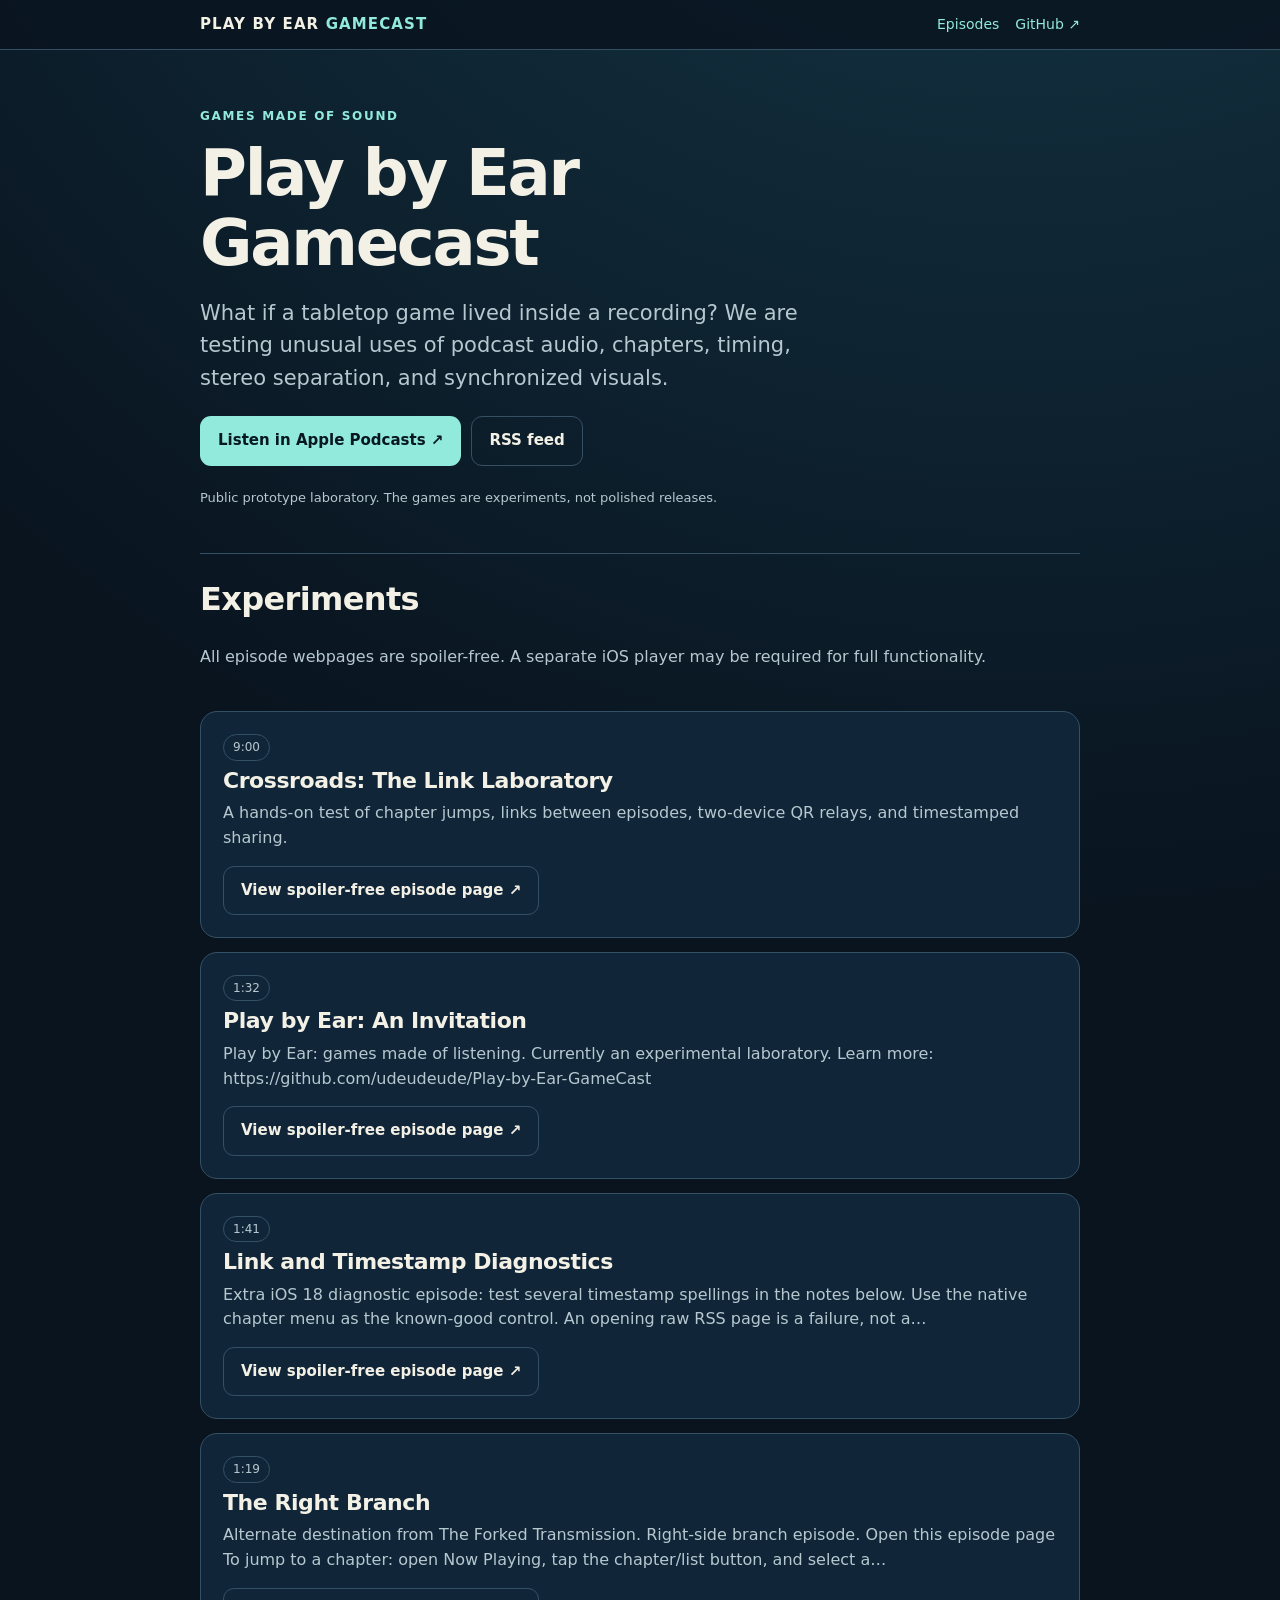
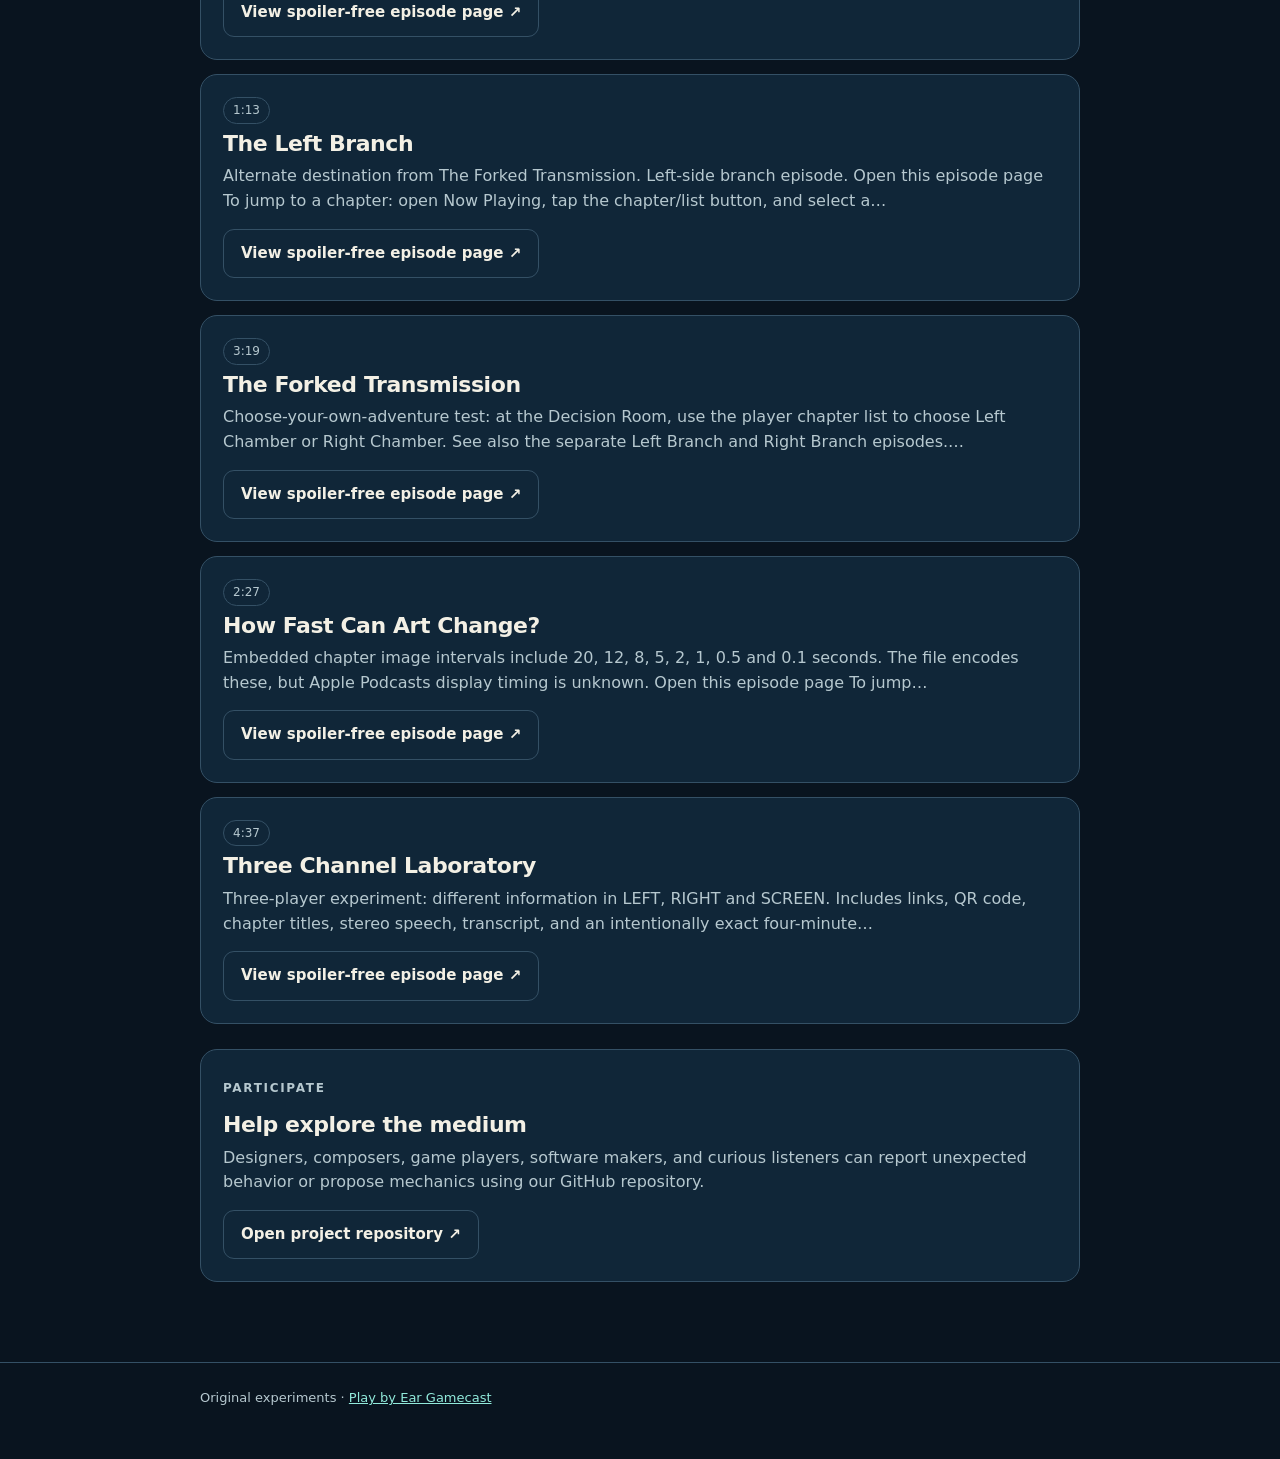
<file: index.html>
<!doctype html><html lang="en"><head><meta charset="utf-8"><meta name="viewport" content="width=device-width,initial-scale=1"><meta name="color-scheme" content="dark">
<title>Play by Ear Gamecast · Games made of sound</title><meta name="description" content="Experimental tabletop games whose mechanics depend on recorded podcast audio."><link rel="stylesheet" href="assets/style.css">
</head><body><header><div class="shell top"><a class="brand" href="index.html">PLAY BY EAR <span style="color:var(--accent)">GAMECAST</span></a><nav class="nav"><a href="#episodes">Episodes</a><a href="https://github.com/udeudeude/Play-by-Ear-GameCast">GitHub ↗</a></nav></div></header>
<main class="shell"><section class="hero"><p class="eyebrow">Games made of sound</p><h1>Play by Ear<br>Gamecast</h1><p class="lead">What if a tabletop game lived inside a recording? We are testing unusual uses of podcast audio, chapters, timing, stereo separation, and synchronized visuals.</p>
<div class="buttons"><a class="btn primary" href="https://podcasts.apple.com/us/podcast/id6822012769">Listen in Apple Podcasts ↗</a><a class="btn ghost" href="feed.xml">RSS feed</a></div>
<p class="small">Public prototype laboratory. The games are experiments, not polished releases.</p></section>
<section id="episodes"><h2>Experiments</h2><p class="muted">All episode webpages are spoiler-free. A separate iOS player may be required for full functionality.</p>
<div class="list"><article class="card"><span class="pill">9:00</span><h2><a class="card-link" href="crossroads-link-lab.html">Crossroads: The Link Laboratory</a></h2><p>A hands-on test of chapter jumps, links between episodes, two-device QR relays, and timestamped sharing.</p><a class="btn ghost" href="crossroads-link-lab.html">View spoiler-free episode page ↗</a></article><article class="card"><span class="pill">1:32</span><h2><a class="card-link" href="play-by-ear-trailer.html">Play by Ear: An Invitation</a></h2><p>Play by Ear: games made of listening. Currently an experimental laboratory. Learn more: https://github.com/udeudeude/Play-by-Ear-GameCast</p><a class="btn ghost" href="play-by-ear-trailer.html">View spoiler-free episode page ↗</a></article><article class="card"><span class="pill">1:41</span><h2><a class="card-link" href="link-diagnostics.html">Link and Timestamp Diagnostics</a></h2><p>Extra iOS 18 diagnostic episode: test several timestamp spellings in the notes below. Use the native chapter menu as the known-good control. An opening raw RSS page is a failure, not a…</p><a class="btn ghost" href="link-diagnostics.html">View spoiler-free episode page ↗</a></article><article class="card"><span class="pill">1:19</span><h2><a class="card-link" href="branch-right.html">The Right Branch</a></h2><p>Alternate destination from The Forked Transmission. Right-side branch episode. Open this episode page To jump to a chapter: open Now Playing, tap the chapter/list button, and select a…</p><a class="btn ghost" href="branch-right.html">View spoiler-free episode page ↗</a></article><article class="card"><span class="pill">1:13</span><h2><a class="card-link" href="branch-left.html">The Left Branch</a></h2><p>Alternate destination from The Forked Transmission. Left-side branch episode. Open this episode page To jump to a chapter: open Now Playing, tap the chapter/list button, and select a…</p><a class="btn ghost" href="branch-left.html">View spoiler-free episode page ↗</a></article><article class="card"><span class="pill">3:19</span><h2><a class="card-link" href="forked-transmission.html">The Forked Transmission</a></h2><p>Choose-your-own-adventure test: at the Decision Room, use the player chapter list to choose Left Chamber or Right Chamber. See also the separate Left Branch and Right Branch episodes.…</p><a class="btn ghost" href="forked-transmission.html">View spoiler-free episode page ↗</a></article><article class="card"><span class="pill">2:27</span><h2><a class="card-link" href="lab-image-cadence.html">How Fast Can Art Change?</a></h2><p>Embedded chapter image intervals include 20, 12, 8, 5, 2, 1, 0.5 and 0.1 seconds. The file encodes these, but Apple Podcasts display timing is unknown. Open this episode page To jump…</p><a class="btn ghost" href="lab-image-cadence.html">View spoiler-free episode page ↗</a></article><article class="card"><span class="pill">4:37</span><h2><a class="card-link" href="lab-three-channels.html">Three Channel Laboratory</a></h2><p>Three-player experiment: different information in LEFT, RIGHT and SCREEN. Includes links, QR code, chapter titles, stereo speech, transcript, and an intentionally exact four-minute…</p><a class="btn ghost" href="lab-three-channels.html">View spoiler-free episode page ↗</a></article></div></section>
<section class="card"><p class="eyebrow">Participate</p><h2>Help explore the medium</h2>
<p>Designers, composers, game players, software makers, and curious listeners can report unexpected behavior or propose mechanics using our GitHub repository.</p>
<a class="btn ghost" href="https://github.com/udeudeude/Play-by-Ear-GameCast">Open project repository ↗</a>
</section></main><footer><div class="shell">Original experiments · <a href="https://github.com/udeudeude/Play-by-Ear-GameCast">Play by Ear Gamecast</a></div></footer></body></html>
</file>
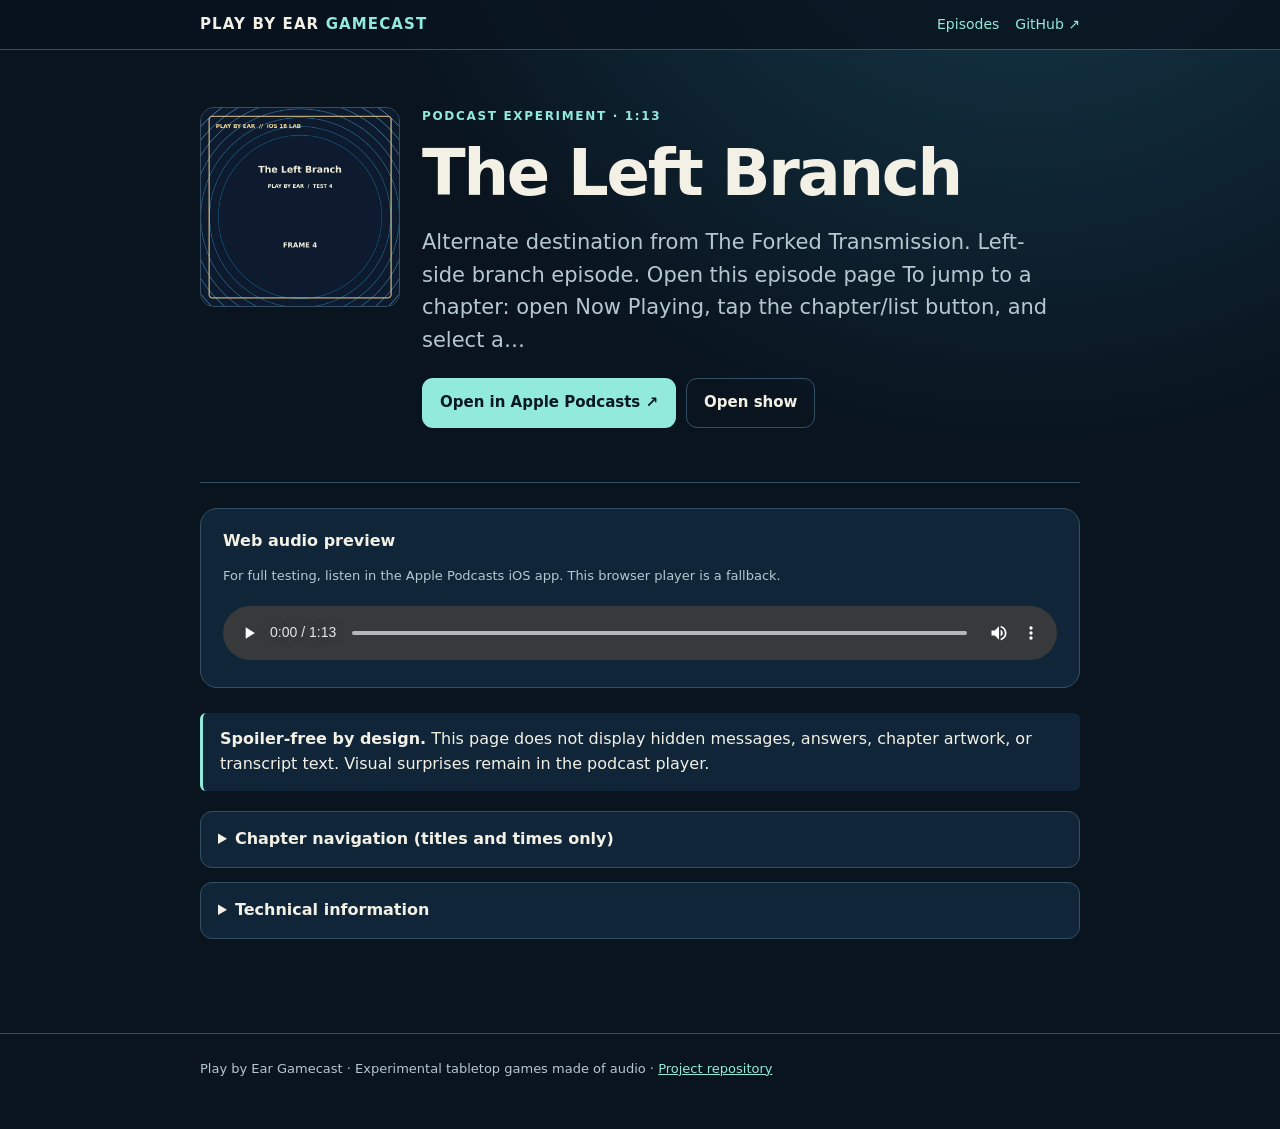
<file: branch-left.html>
<!doctype html><html lang="en"><head><meta charset="utf-8"><meta name="viewport" content="width=device-width,initial-scale=1">
<meta name="color-scheme" content="dark"><title>The Left Branch • Play by Ear Gamecast</title><link rel="stylesheet" href="assets/style.css"></head>
<body><header><div class="shell top"><a class="brand" href="index.html">PLAY BY EAR <span style="color:var(--accent)">GAMECAST</span></a><nav class="nav"><a href="index.html">Episodes</a><a href="https://github.com/udeudeude/Play-by-Ear-GameCast">GitHub ↗</a></nav></div></header>
<main class="shell">
<section class="hero episode-head"><div><img class="cover" src="art/branch-left-cover.jpg" alt="Episode cover"></div>
<div><p class="eyebrow">PODCAST EXPERIMENT · 1:13</p><h1>The Left Branch</h1><p class="lead">Alternate destination from The Forked Transmission. Left-side branch episode. Open this episode page To jump to a chapter: open Now Playing, tap the chapter/list button, and select a…</p>
<div class="buttons"><a class="btn primary" href="https://podcasts.apple.com/us/podcast/id6822012769">Open in Apple Podcasts ↗</a><a class="btn ghost" href="https://podcasts.apple.com/us/podcast/id6822012769">Open show</a></div>
</div></section>
<div class="player"><strong>Web audio preview</strong><p class="small">For full testing, listen in the Apple Podcasts iOS app. This browser player is a fallback.</p><audio id="episode" controls preload="metadata" src="media/branch-left.mp3"></audio></div>
<div class="notice"><strong>Spoiler-free by design.</strong> This page does not display hidden messages, answers, chapter artwork, or transcript text. Visual surprises remain in the podcast player.</div>

<details><summary>Chapter navigation (titles and times only)</summary><p class="small">Select a chapter to seek within the webpage's audio player. This is a browser test, separate from Apple Podcasts' native chapters.</p>
<div class="seek-grid"><button type="button" data-seek="0"><span class="timing">0:00</span> The Left Entrance</button><button type="button" data-seek="28"><span class="timing">0:28</span> A Clue</button><button type="button" data-seek="60"><span class="timing">1:00</span> End</button></div></details>
<details><summary>Technical information</summary><p>Each episode may contain embedded ID3 chapter artwork, alternate left/right stereo information, timestamps, or QR artwork. Apple Podcasts can behave differently from Safari or other podcast apps.</p><p>Use a second device to scan on-screen QR codes. If the destination changes, note whether you saw Safari or Apple Podcasts.</p></details>
</main><footer><div class="shell">Play by Ear Gamecast · Experimental tabletop games made of audio · <a href="https://github.com/udeudeude/Play-by-Ear-GameCast">Project repository</a></div></footer>
<script>document.querySelectorAll('[data-seek]').forEach(function(b){b.addEventListener('click',function(){var a=document.getElementById('episode');a.currentTime=Number(b.dataset.seek);a.play().catch(function(){});});});</script></body></html>
</file>
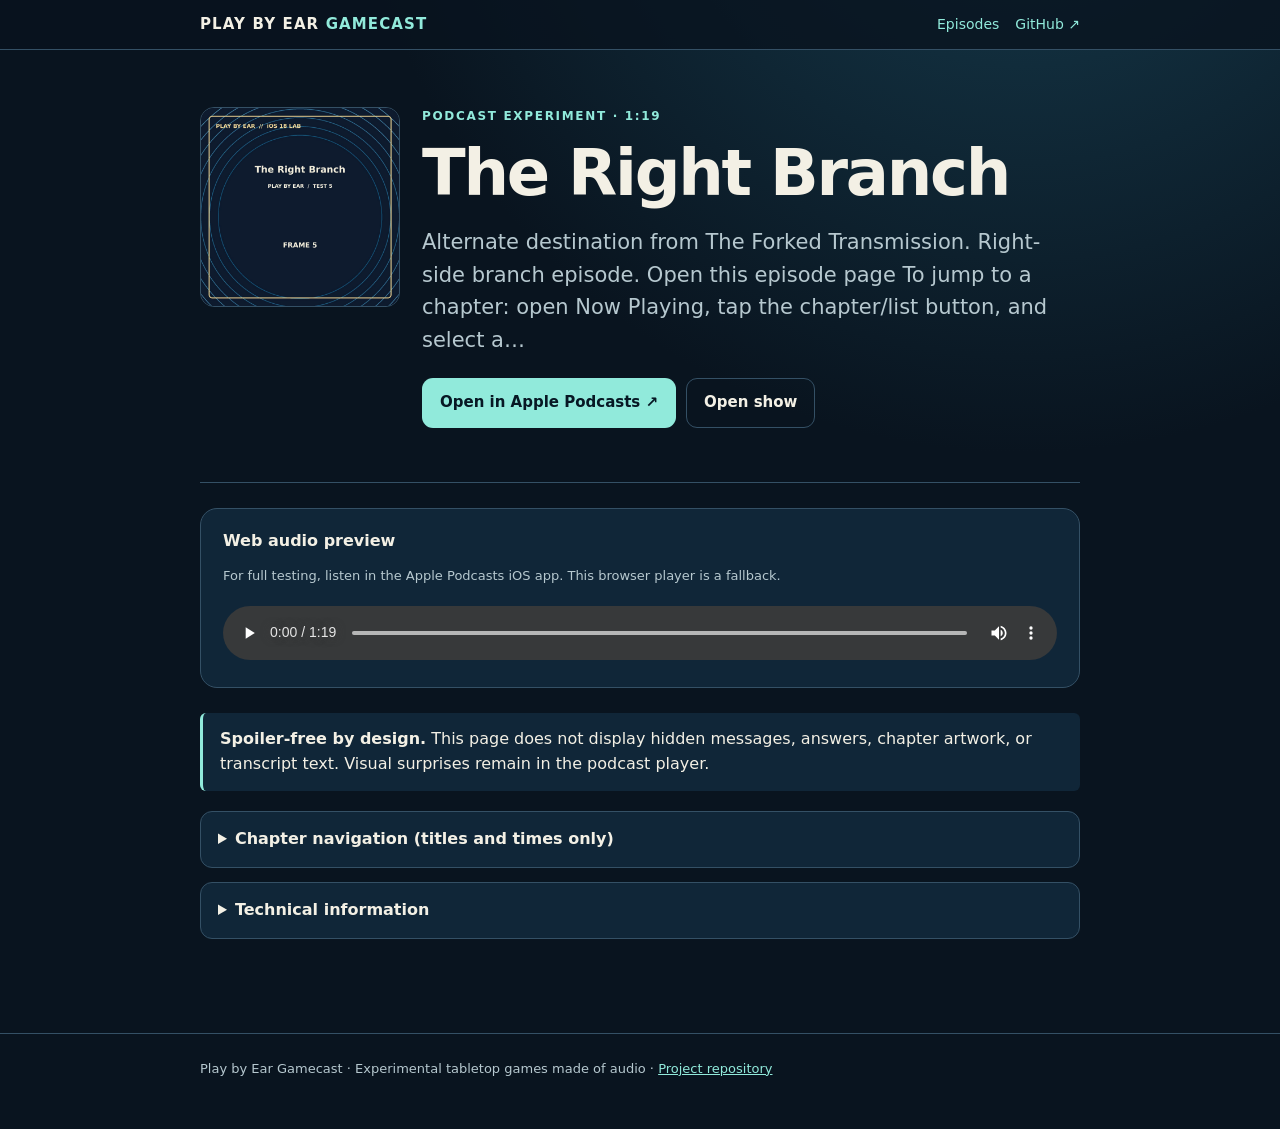
<file: branch-right.html>
<!doctype html><html lang="en"><head><meta charset="utf-8"><meta name="viewport" content="width=device-width,initial-scale=1">
<meta name="color-scheme" content="dark"><title>The Right Branch • Play by Ear Gamecast</title><link rel="stylesheet" href="assets/style.css"></head>
<body><header><div class="shell top"><a class="brand" href="index.html">PLAY BY EAR <span style="color:var(--accent)">GAMECAST</span></a><nav class="nav"><a href="index.html">Episodes</a><a href="https://github.com/udeudeude/Play-by-Ear-GameCast">GitHub ↗</a></nav></div></header>
<main class="shell">
<section class="hero episode-head"><div><img class="cover" src="art/branch-right-cover.jpg" alt="Episode cover"></div>
<div><p class="eyebrow">PODCAST EXPERIMENT · 1:19</p><h1>The Right Branch</h1><p class="lead">Alternate destination from The Forked Transmission. Right-side branch episode. Open this episode page To jump to a chapter: open Now Playing, tap the chapter/list button, and select a…</p>
<div class="buttons"><a class="btn primary" href="https://podcasts.apple.com/us/podcast/id6822012769">Open in Apple Podcasts ↗</a><a class="btn ghost" href="https://podcasts.apple.com/us/podcast/id6822012769">Open show</a></div>
</div></section>
<div class="player"><strong>Web audio preview</strong><p class="small">For full testing, listen in the Apple Podcasts iOS app. This browser player is a fallback.</p><audio id="episode" controls preload="metadata" src="media/branch-right.mp3"></audio></div>
<div class="notice"><strong>Spoiler-free by design.</strong> This page does not display hidden messages, answers, chapter artwork, or transcript text. Visual surprises remain in the podcast player.</div>

<details><summary>Chapter navigation (titles and times only)</summary><p class="small">Select a chapter to seek within the webpage's audio player. This is a browser test, separate from Apple Podcasts' native chapters.</p>
<div class="seek-grid"><button type="button" data-seek="0"><span class="timing">0:00</span> The Right Entrance</button><button type="button" data-seek="28"><span class="timing">0:28</span> A Clue</button><button type="button" data-seek="64"><span class="timing">1:04</span> End</button></div></details>
<details><summary>Technical information</summary><p>Each episode may contain embedded ID3 chapter artwork, alternate left/right stereo information, timestamps, or QR artwork. Apple Podcasts can behave differently from Safari or other podcast apps.</p><p>Use a second device to scan on-screen QR codes. If the destination changes, note whether you saw Safari or Apple Podcasts.</p></details>
</main><footer><div class="shell">Play by Ear Gamecast · Experimental tabletop games made of audio · <a href="https://github.com/udeudeude/Play-by-Ear-GameCast">Project repository</a></div></footer>
<script>document.querySelectorAll('[data-seek]').forEach(function(b){b.addEventListener('click',function(){var a=document.getElementById('episode');a.currentTime=Number(b.dataset.seek);a.play().catch(function(){});});});</script></body></html>
</file>
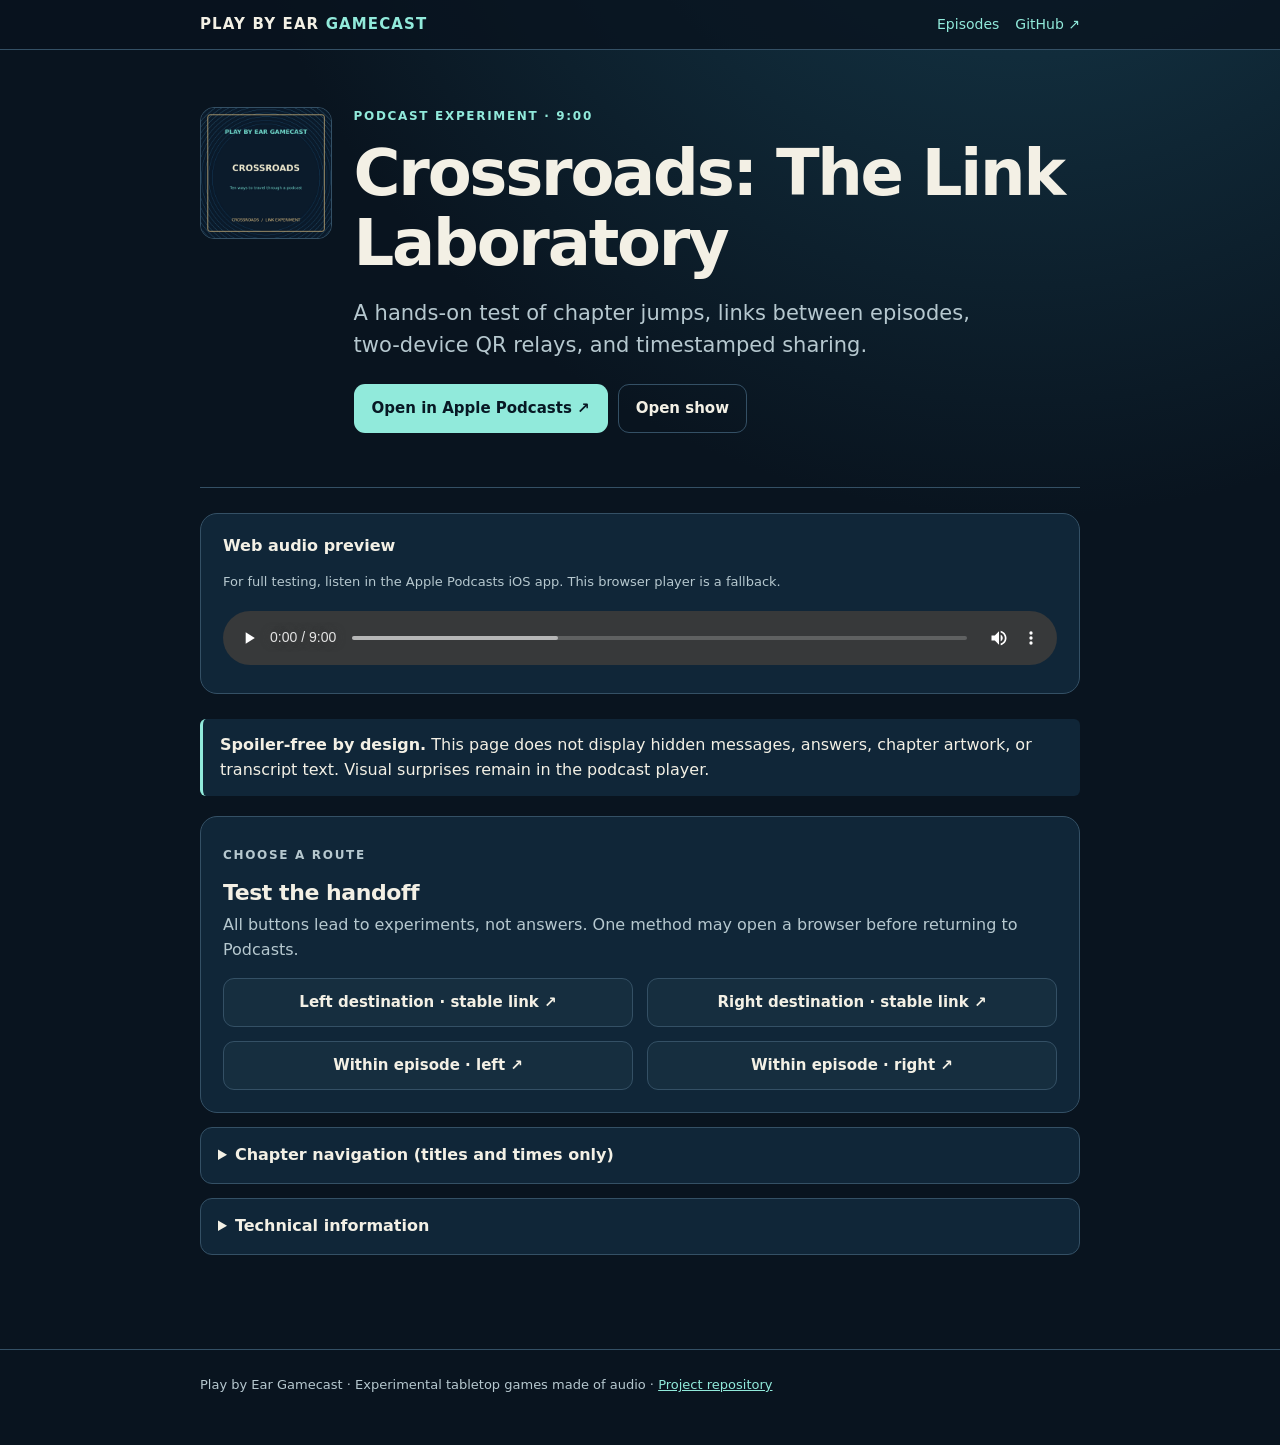
<file: crossroads-link-lab.html>
<!doctype html><html lang="en"><head><meta charset="utf-8"><meta name="viewport" content="width=device-width,initial-scale=1">
<meta name="color-scheme" content="dark"><title>Crossroads: The Link Laboratory • Play by Ear Gamecast</title><link rel="stylesheet" href="assets/style.css"></head>
<body><header><div class="shell top"><a class="brand" href="index.html">PLAY BY EAR <span style="color:var(--accent)">GAMECAST</span></a><nav class="nav"><a href="index.html">Episodes</a><a href="https://github.com/udeudeude/Play-by-Ear-GameCast">GitHub ↗</a></nav></div></header>
<main class="shell">
<section class="hero episode-head"><div><img class="cover" src="art/crossroads-link-lab-cover-v2.jpg" alt="Episode cover"></div>
<div><p class="eyebrow">PODCAST EXPERIMENT · 9:00</p><h1>Crossroads: The Link Laboratory</h1><p class="lead">A hands-on test of chapter jumps, links between episodes, two-device QR relays, and timestamped sharing.</p>
<div class="buttons"><a class="btn primary" href="https://podcasts.apple.com/us/podcast/id6822012769">Open in Apple Podcasts ↗</a><a class="btn ghost" href="https://podcasts.apple.com/us/podcast/id6822012769">Open show</a></div>
</div></section>
<div class="player"><strong>Web audio preview</strong><p class="small">For full testing, listen in the Apple Podcasts iOS app. This browser player is a fallback.</p><audio id="episode" controls preload="metadata" src="media/crossroads-link-lab-v2.mp3"></audio></div>
<div class="notice"><strong>Spoiler-free by design.</strong> This page does not display hidden messages, answers, chapter artwork, or transcript text. Visual surprises remain in the podcast player.</div>
<section class="card"><p class="eyebrow">Choose a route</p><h2>Test the handoff</h2>
<p>All buttons lead to experiments, not answers. One method may open a browser before returning to Podcasts.</p>
<div class="two">
<a class="btn" href="go/left.html">Left destination · stable link ↗</a>
<a class="btn" href="go/right.html">Right destination · stable link ↗</a>
<a class="btn" href="go/intra-left.html">Within episode · left ↗</a>
<a class="btn" href="go/intra-right.html">Within episode · right ↗</a>
</div></section>
<details><summary>Chapter navigation (titles and times only)</summary><p class="small">Select a chapter to seek within the webpage's audio player. This is a browser test, separate from Apple Podcasts' native chapters.</p>
<div class="seek-grid"><button type="button" data-seek="0"><span class="timing">0:00</span> Start Here</button><button type="button" data-seek="45"><span class="timing">0:45</span> Choose a Chapter</button><button type="button" data-seek="90"><span class="timing">1:30</span> Left Room</button><button type="button" data-seek="135"><span class="timing">2:15</span> Right Room</button><button type="button" data-seek="180"><span class="timing">3:00</span> Direct QR to Left Branch</button><button type="button" data-seek="225"><span class="timing">3:45</span> Direct QR to Right Branch</button><button type="button" data-seek="270"><span class="timing">4:30</span> Permanent QR to Left</button><button type="button" data-seek="315"><span class="timing">5:15</span> Permanent QR to Right</button><button type="button" data-seek="360"><span class="timing">6:00</span> QR Back into This Episode</button><button type="button" data-seek="405"><span class="timing">6:45</span> Exchange a Timestamp</button><button type="button" data-seek="450"><span class="timing">7:30</span> Verified Apple QR Timestamp</button><button type="button" data-seek="495"><span class="timing">8:15</span> Observation</button></div></details>
<details><summary>Technical information</summary><p>Each episode may contain embedded ID3 chapter artwork, alternate left/right stereo information, timestamps, or QR artwork. Apple Podcasts can behave differently from Safari or other podcast apps.</p><p>Use a second device to scan on-screen QR codes. If the destination changes, note whether you saw Safari or Apple Podcasts.</p></details>
</main><footer><div class="shell">Play by Ear Gamecast · Experimental tabletop games made of audio · <a href="https://github.com/udeudeude/Play-by-Ear-GameCast">Project repository</a></div></footer>
<script>document.querySelectorAll('[data-seek]').forEach(function(b){b.addEventListener('click',function(){var a=document.getElementById('episode');a.currentTime=Number(b.dataset.seek);a.play().catch(function(){});});});</script></body></html>
</file>
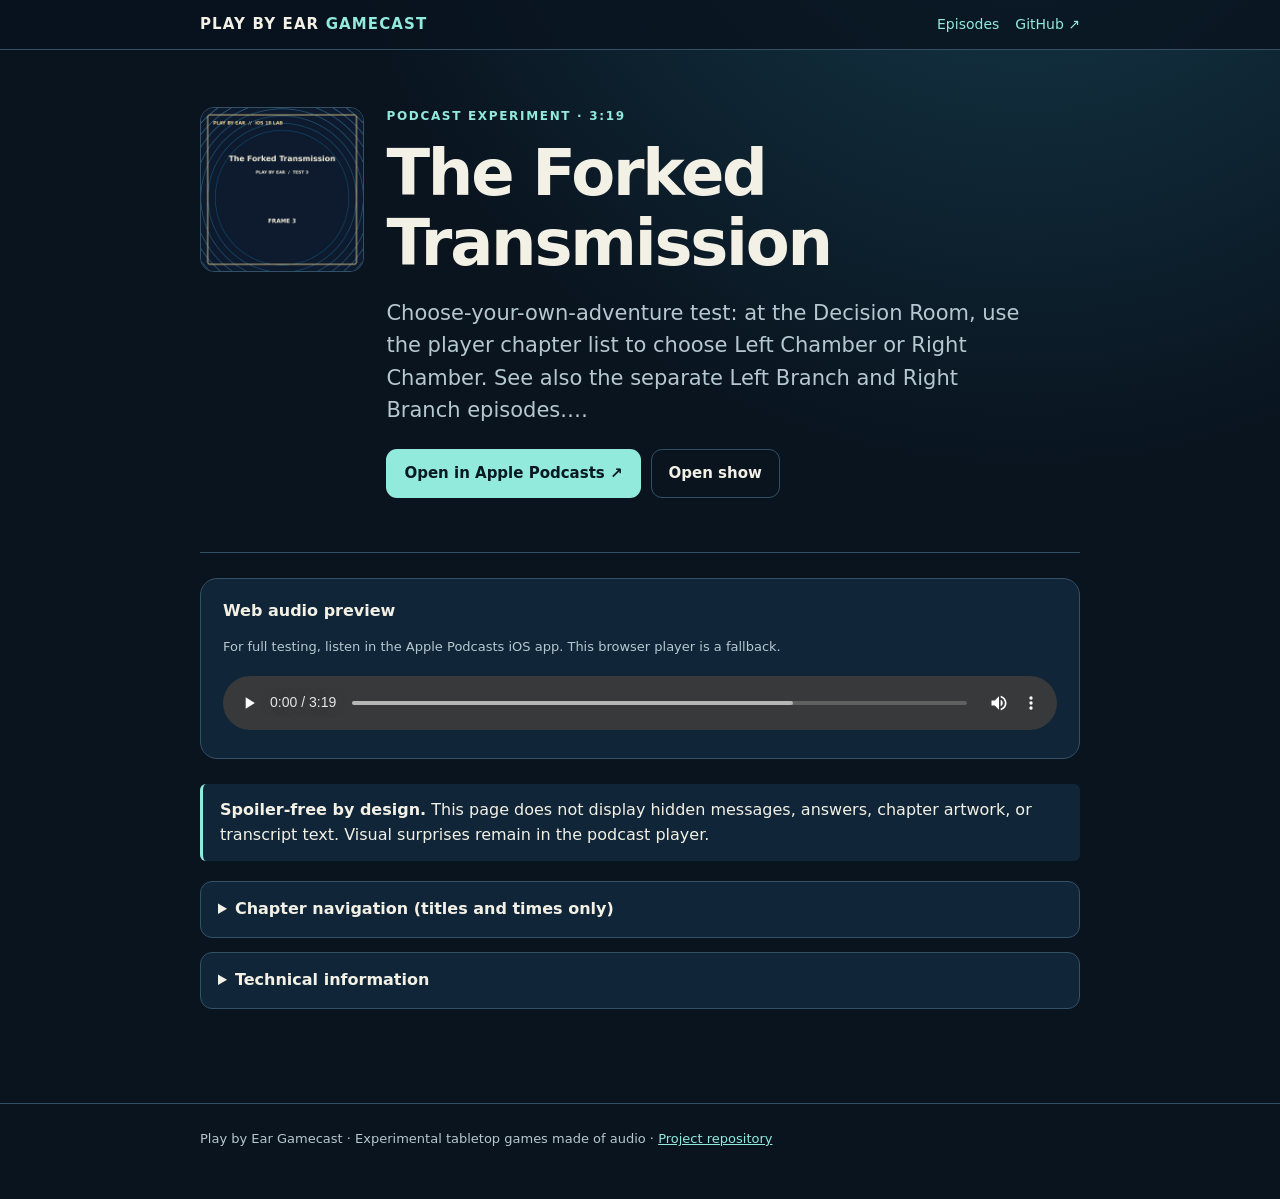
<file: forked-transmission.html>
<!doctype html><html lang="en"><head><meta charset="utf-8"><meta name="viewport" content="width=device-width,initial-scale=1">
<meta name="color-scheme" content="dark"><title>The Forked Transmission • Play by Ear Gamecast</title><link rel="stylesheet" href="assets/style.css"></head>
<body><header><div class="shell top"><a class="brand" href="index.html">PLAY BY EAR <span style="color:var(--accent)">GAMECAST</span></a><nav class="nav"><a href="index.html">Episodes</a><a href="https://github.com/udeudeude/Play-by-Ear-GameCast">GitHub ↗</a></nav></div></header>
<main class="shell">
<section class="hero episode-head"><div><img class="cover" src="art/forked-transmission-cover.jpg" alt="Episode cover"></div>
<div><p class="eyebrow">PODCAST EXPERIMENT · 3:19</p><h1>The Forked Transmission</h1><p class="lead">Choose-your-own-adventure test: at the Decision Room, use the player chapter list to choose Left Chamber or Right Chamber. See also the separate Left Branch and Right Branch episodes.…</p>
<div class="buttons"><a class="btn primary" href="https://podcasts.apple.com/us/podcast/id6822012769">Open in Apple Podcasts ↗</a><a class="btn ghost" href="https://podcasts.apple.com/us/podcast/id6822012769">Open show</a></div>
</div></section>
<div class="player"><strong>Web audio preview</strong><p class="small">For full testing, listen in the Apple Podcasts iOS app. This browser player is a fallback.</p><audio id="episode" controls preload="metadata" src="media/forked-transmission.mp3"></audio></div>
<div class="notice"><strong>Spoiler-free by design.</strong> This page does not display hidden messages, answers, chapter artwork, or transcript text. Visual surprises remain in the podcast player.</div>

<details><summary>Chapter navigation (titles and times only)</summary><p class="small">Select a chapter to seek within the webpage's audio player. This is a browser test, separate from Apple Podcasts' native chapters.</p>
<div class="seek-grid"><button type="button" data-seek="0"><span class="timing">0:00</span> Starting Point</button><button type="button" data-seek="28"><span class="timing">0:28</span> Two Choices</button><button type="button" data-seek="55"><span class="timing">0:55</span> Decision Room</button><button type="button" data-seek="80"><span class="timing">1:20</span> Left Chamber</button><button type="button" data-seek="110"><span class="timing">1:50</span> Left Evidence</button><button type="button" data-seek="140"><span class="timing">2:20</span> Right Chamber</button><button type="button" data-seek="170"><span class="timing">2:50</span> Exit</button><button type="button" data-seek="190"><span class="timing">3:10</span> Silence / Length</button></div></details>
<details><summary>Technical information</summary><p>Each episode may contain embedded ID3 chapter artwork, alternate left/right stereo information, timestamps, or QR artwork. Apple Podcasts can behave differently from Safari or other podcast apps.</p><p>Use a second device to scan on-screen QR codes. If the destination changes, note whether you saw Safari or Apple Podcasts.</p></details>
</main><footer><div class="shell">Play by Ear Gamecast · Experimental tabletop games made of audio · <a href="https://github.com/udeudeude/Play-by-Ear-GameCast">Project repository</a></div></footer>
<script>document.querySelectorAll('[data-seek]').forEach(function(b){b.addEventListener('click',function(){var a=document.getElementById('episode');a.currentTime=Number(b.dataset.seek);a.play().catch(function(){});});});</script></body></html>
</file>
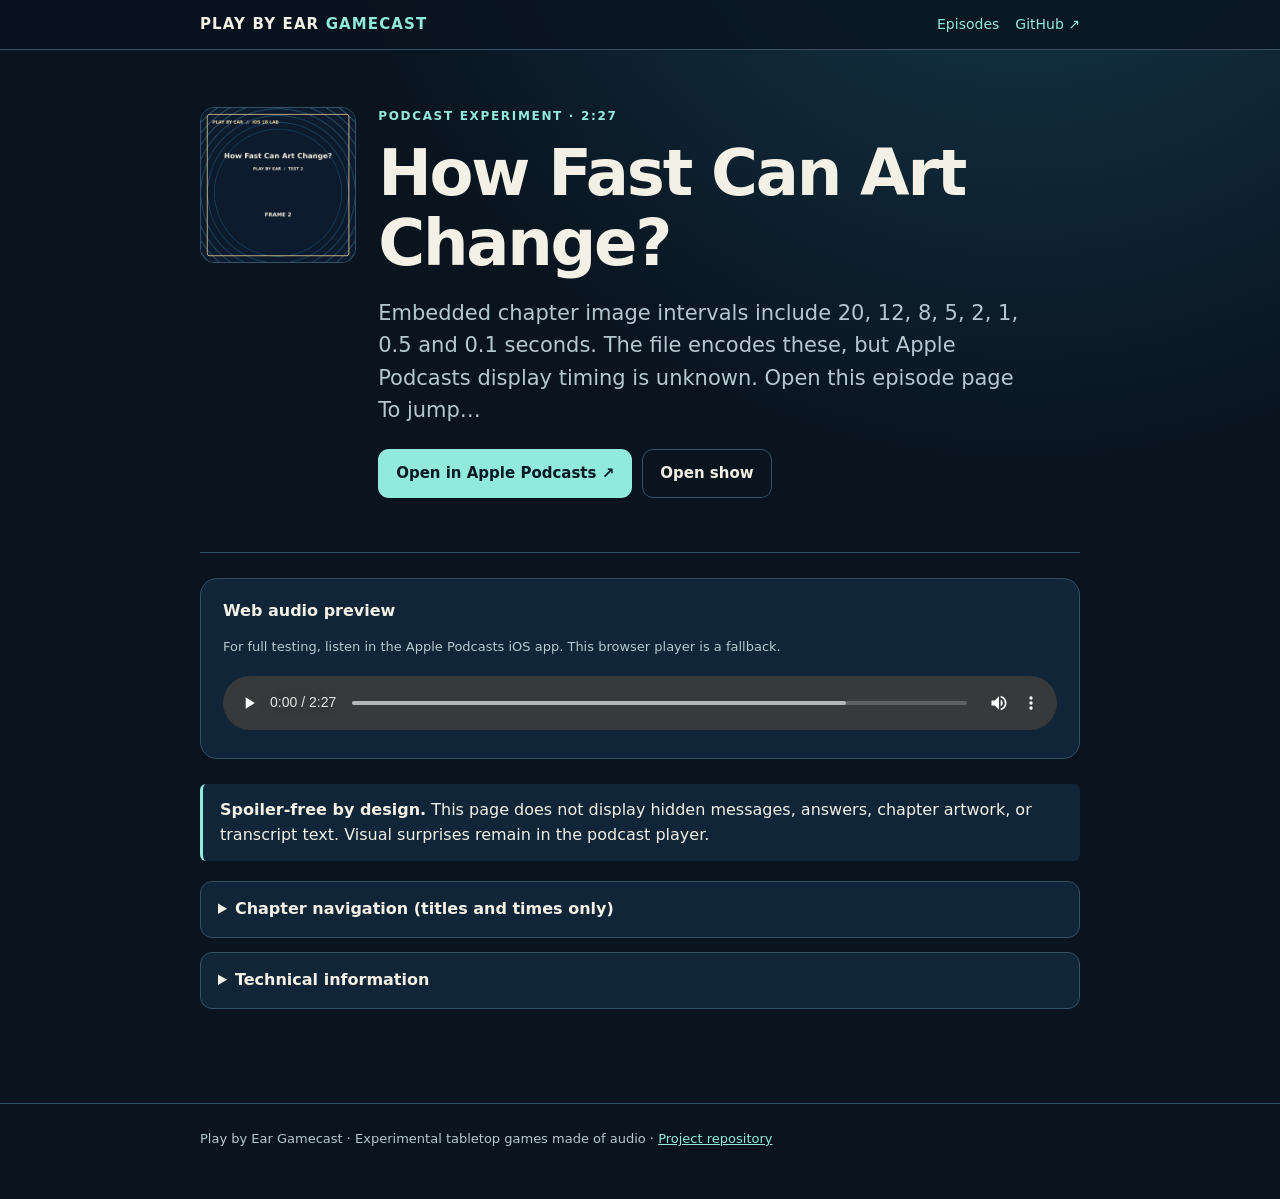
<file: lab-image-cadence.html>
<!doctype html><html lang="en"><head><meta charset="utf-8"><meta name="viewport" content="width=device-width,initial-scale=1">
<meta name="color-scheme" content="dark"><title>How Fast Can Art Change? • Play by Ear Gamecast</title><link rel="stylesheet" href="assets/style.css"></head>
<body><header><div class="shell top"><a class="brand" href="index.html">PLAY BY EAR <span style="color:var(--accent)">GAMECAST</span></a><nav class="nav"><a href="index.html">Episodes</a><a href="https://github.com/udeudeude/Play-by-Ear-GameCast">GitHub ↗</a></nav></div></header>
<main class="shell">
<section class="hero episode-head"><div><img class="cover" src="art/lab-image-cadence-cover.jpg" alt="Episode cover"></div>
<div><p class="eyebrow">PODCAST EXPERIMENT · 2:27</p><h1>How Fast Can Art Change?</h1><p class="lead">Embedded chapter image intervals include 20, 12, 8, 5, 2, 1, 0.5 and 0.1 seconds. The file encodes these, but Apple Podcasts display timing is unknown. Open this episode page To jump…</p>
<div class="buttons"><a class="btn primary" href="https://podcasts.apple.com/us/podcast/id6822012769">Open in Apple Podcasts ↗</a><a class="btn ghost" href="https://podcasts.apple.com/us/podcast/id6822012769">Open show</a></div>
</div></section>
<div class="player"><strong>Web audio preview</strong><p class="small">For full testing, listen in the Apple Podcasts iOS app. This browser player is a fallback.</p><audio id="episode" controls preload="metadata" src="media/lab-image-cadence.mp3"></audio></div>
<div class="notice"><strong>Spoiler-free by design.</strong> This page does not display hidden messages, answers, chapter artwork, or transcript text. Visual surprises remain in the podcast player.</div>

<details><summary>Chapter navigation (titles and times only)</summary><p class="small">Select a chapter to seek within the webpage's audio player. This is a browser test, separate from Apple Podcasts' native chapters.</p>
<div class="seek-grid"><button type="button" data-seek="0"><span class="timing">0:00</span> Twenty Seconds</button><button type="button" data-seek="20"><span class="timing">0:20</span> Twenty Seconds B</button><button type="button" data-seek="40"><span class="timing">0:40</span> Twenty Seconds C</button><button type="button" data-seek="60"><span class="timing">1:00</span> Twelve Seconds</button><button type="button" data-seek="72"><span class="timing">1:12</span> Eight Seconds</button><button type="button" data-seek="80"><span class="timing">1:20</span> Five Seconds</button><button type="button" data-seek="85"><span class="timing">1:25</span> Two Seconds</button><button type="button" data-seek="87"><span class="timing">1:27</span> One Second</button><button type="button" data-seek="88"><span class="timing">1:28</span> Half Second</button><button type="button" data-seek="88.5"><span class="timing">1:28</span> Tenth Second A</button><button type="button" data-seek="88.6"><span class="timing">1:28</span> Tenth Second B</button><button type="button" data-seek="88.7"><span class="timing">1:28</span> Tenth Second C</button><button type="button" data-seek="88.8"><span class="timing">1:28</span> Tenth Second D</button><button type="button" data-seek="88.9"><span class="timing">1:28</span> Recovery</button><button type="button" data-seek="98.9"><span class="timing">1:38</span> One Second B</button><button type="button" data-seek="99.9"><span class="timing">1:39</span> One Second C</button><button type="button" data-seek="100.9"><span class="timing">1:40</span> Half Second B</button><button type="button" data-seek="101.4"><span class="timing">1:41</span> Half Second C</button><button type="button" data-seek="101.9"><span class="timing">1:41</span> Recovery Two</button><button type="button" data-seek="120"><span class="timing">2:00</span> End Observation</button><button type="button" data-seek="140"><span class="timing">2:20</span> Last Seconds</button></div></details>
<details><summary>Technical information</summary><p>Each episode may contain embedded ID3 chapter artwork, alternate left/right stereo information, timestamps, or QR artwork. Apple Podcasts can behave differently from Safari or other podcast apps.</p><p>Use a second device to scan on-screen QR codes. If the destination changes, note whether you saw Safari or Apple Podcasts.</p></details>
</main><footer><div class="shell">Play by Ear Gamecast · Experimental tabletop games made of audio · <a href="https://github.com/udeudeude/Play-by-Ear-GameCast">Project repository</a></div></footer>
<script>document.querySelectorAll('[data-seek]').forEach(function(b){b.addEventListener('click',function(){var a=document.getElementById('episode');a.currentTime=Number(b.dataset.seek);a.play().catch(function(){});});});</script></body></html>
</file>
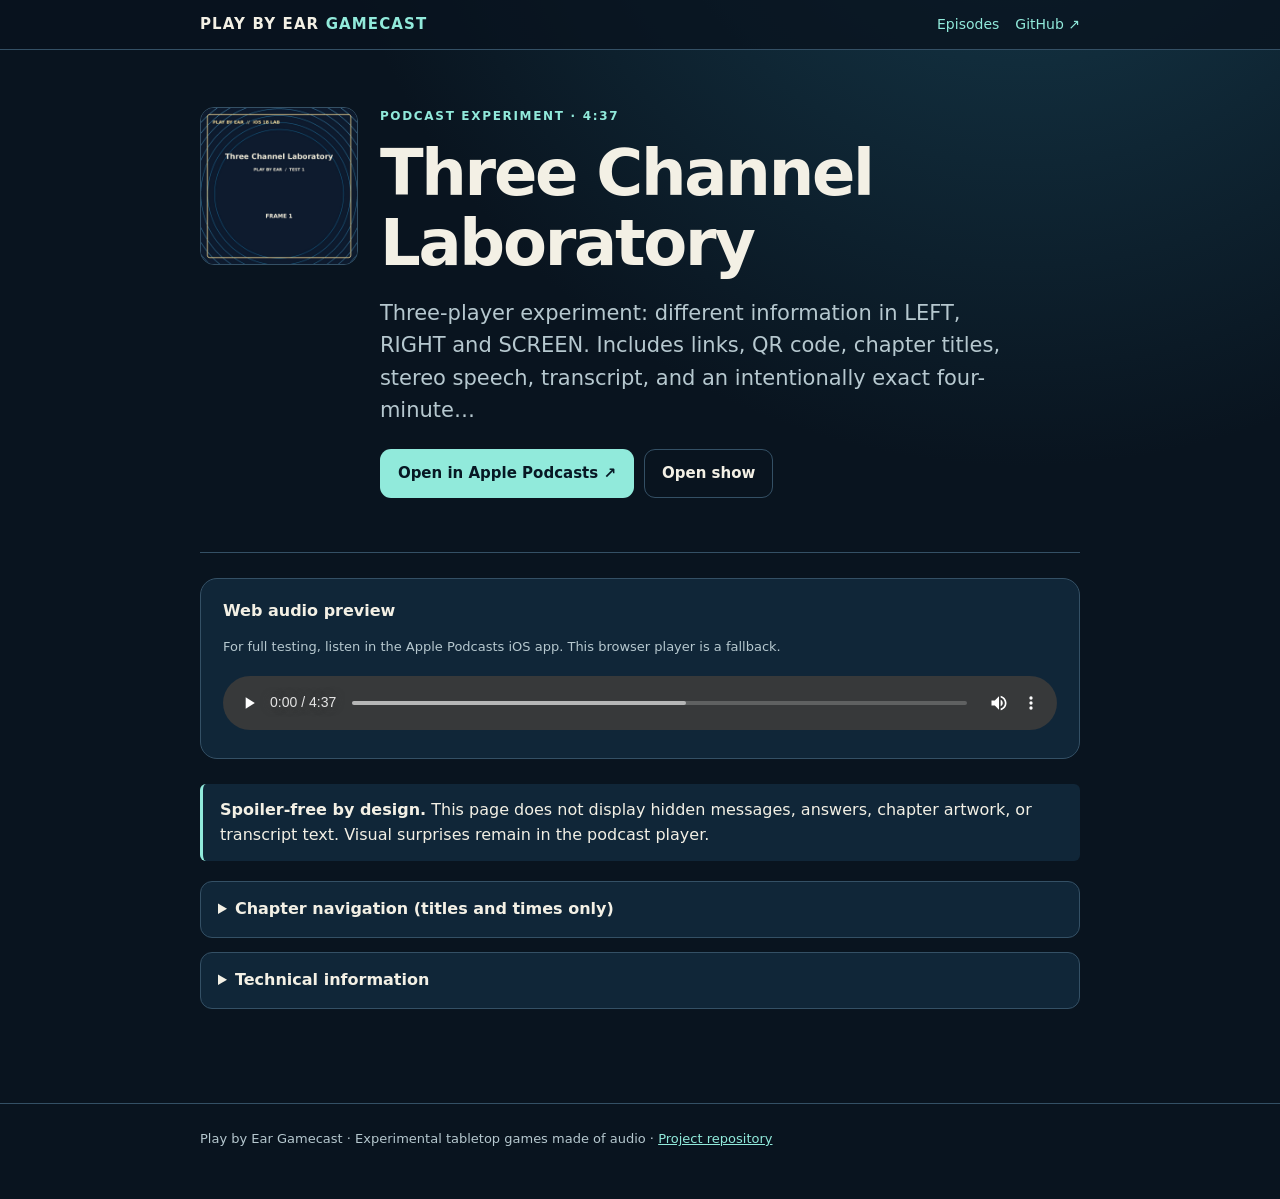
<file: lab-three-channels.html>
<!doctype html><html lang="en"><head><meta charset="utf-8"><meta name="viewport" content="width=device-width,initial-scale=1">
<meta name="color-scheme" content="dark"><title>Three Channel Laboratory • Play by Ear Gamecast</title><link rel="stylesheet" href="assets/style.css"></head>
<body><header><div class="shell top"><a class="brand" href="index.html">PLAY BY EAR <span style="color:var(--accent)">GAMECAST</span></a><nav class="nav"><a href="index.html">Episodes</a><a href="https://github.com/udeudeude/Play-by-Ear-GameCast">GitHub ↗</a></nav></div></header>
<main class="shell">
<section class="hero episode-head"><div><img class="cover" src="art/lab-three-channels-cover.jpg" alt="Episode cover"></div>
<div><p class="eyebrow">PODCAST EXPERIMENT · 4:37</p><h1>Three Channel Laboratory</h1><p class="lead">Three-player experiment: different information in LEFT, RIGHT and SCREEN. Includes links, QR code, chapter titles, stereo speech, transcript, and an intentionally exact four-minute…</p>
<div class="buttons"><a class="btn primary" href="https://podcasts.apple.com/us/podcast/id6822012769">Open in Apple Podcasts ↗</a><a class="btn ghost" href="https://podcasts.apple.com/us/podcast/id6822012769">Open show</a></div>
</div></section>
<div class="player"><strong>Web audio preview</strong><p class="small">For full testing, listen in the Apple Podcasts iOS app. This browser player is a fallback.</p><audio id="episode" controls preload="metadata" src="media/lab-three-channels.mp3"></audio></div>
<div class="notice"><strong>Spoiler-free by design.</strong> This page does not display hidden messages, answers, chapter artwork, or transcript text. Visual surprises remain in the podcast player.</div>

<details><summary>Chapter navigation (titles and times only)</summary><p class="small">Select a chapter to seek within the webpage's audio player. This is a browser test, separate from Apple Podcasts' native chapters.</p>
<div class="seek-grid"><button type="button" data-seek="0"><span class="timing">0:00</span> Welcome</button><button type="button" data-seek="28"><span class="timing">0:28</span> Stereo Calibration</button><button type="button" data-seek="60"><span class="timing">1:00</span> Screen Channel</button><button type="button" data-seek="93"><span class="timing">1:33</span> Compare Clues</button><button type="button" data-seek="127"><span class="timing">2:07</span> QR Image Test</button><button type="button" data-seek="162"><span class="timing">2:42</span> Tone Experiments</button><button type="button" data-seek="198"><span class="timing">3:18</span> Transcript Test</button><button type="button" data-seek="229"><span class="timing">3:49</span> Duration Metadata</button><button type="button" data-seek="260"><span class="timing">4:20</span> Trailing Silence</button></div></details>
<details><summary>Technical information</summary><p>Each episode may contain embedded ID3 chapter artwork, alternate left/right stereo information, timestamps, or QR artwork. Apple Podcasts can behave differently from Safari or other podcast apps.</p><p>Use a second device to scan on-screen QR codes. If the destination changes, note whether you saw Safari or Apple Podcasts.</p></details>
</main><footer><div class="shell">Play by Ear Gamecast · Experimental tabletop games made of audio · <a href="https://github.com/udeudeude/Play-by-Ear-GameCast">Project repository</a></div></footer>
<script>document.querySelectorAll('[data-seek]').forEach(function(b){b.addEventListener('click',function(){var a=document.getElementById('episode');a.currentTime=Number(b.dataset.seek);a.play().catch(function(){});});});</script></body></html>
</file>
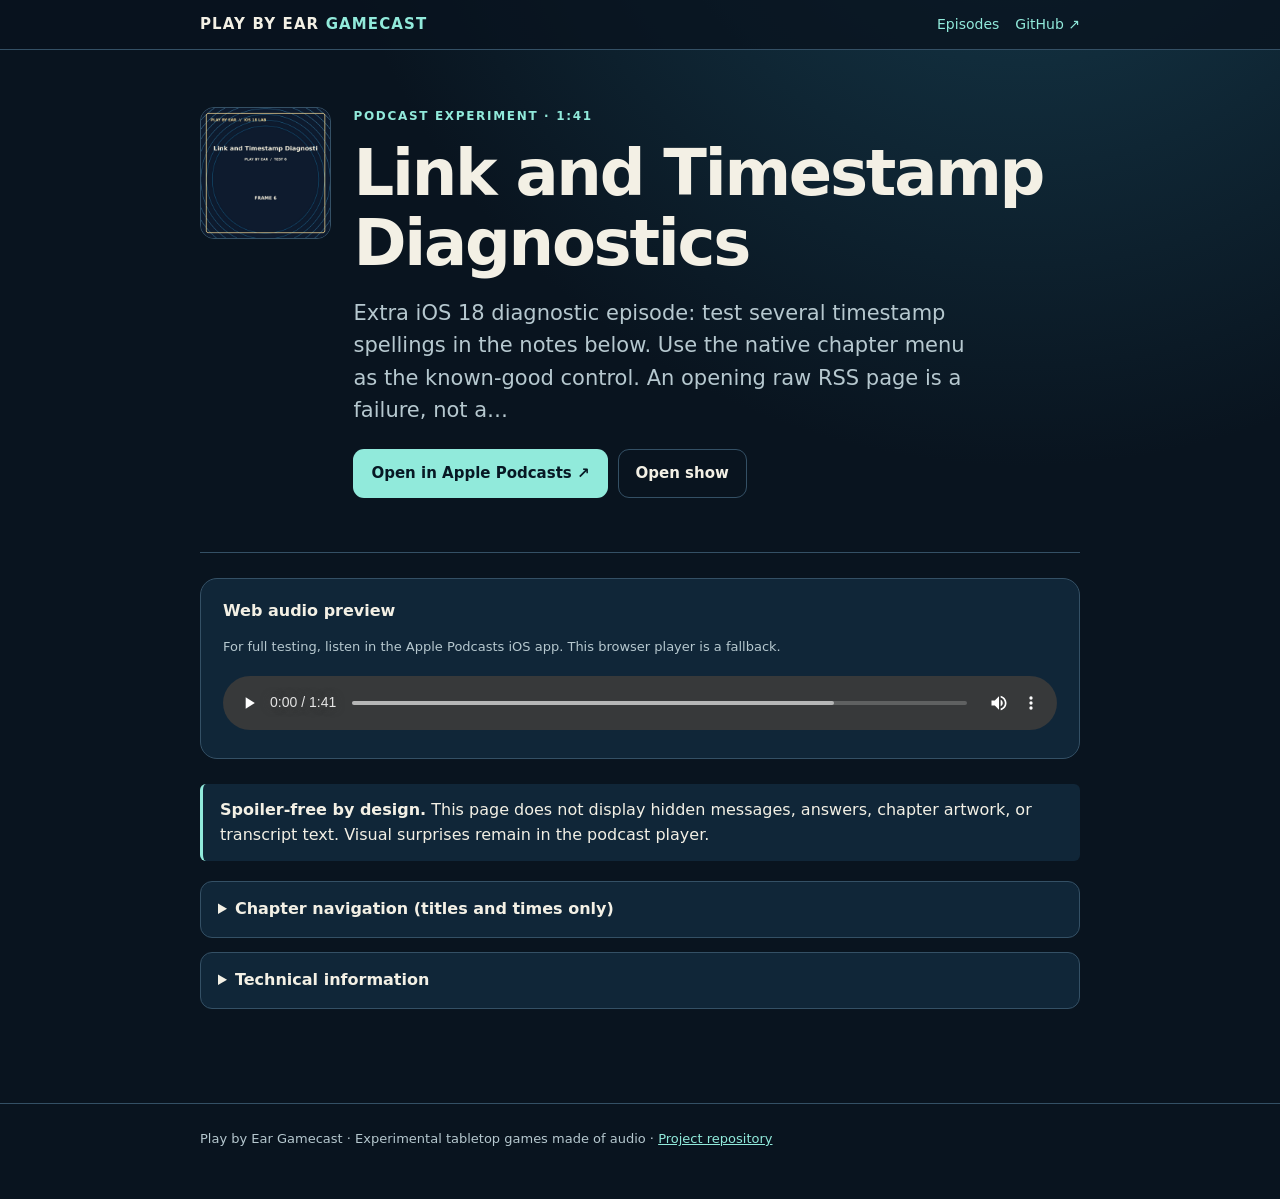
<file: link-diagnostics.html>
<!doctype html><html lang="en"><head><meta charset="utf-8"><meta name="viewport" content="width=device-width,initial-scale=1">
<meta name="color-scheme" content="dark"><title>Link and Timestamp Diagnostics • Play by Ear Gamecast</title><link rel="stylesheet" href="assets/style.css"></head>
<body><header><div class="shell top"><a class="brand" href="index.html">PLAY BY EAR <span style="color:var(--accent)">GAMECAST</span></a><nav class="nav"><a href="index.html">Episodes</a><a href="https://github.com/udeudeude/Play-by-Ear-GameCast">GitHub ↗</a></nav></div></header>
<main class="shell">
<section class="hero episode-head"><div><img class="cover" src="art/link-diagnostics-cover.jpg" alt="Episode cover"></div>
<div><p class="eyebrow">PODCAST EXPERIMENT · 1:41</p><h1>Link and Timestamp Diagnostics</h1><p class="lead">Extra iOS 18 diagnostic episode: test several timestamp spellings in the notes below. Use the native chapter menu as the known-good control. An opening raw RSS page is a failure, not a…</p>
<div class="buttons"><a class="btn primary" href="https://podcasts.apple.com/us/podcast/id6822012769?i=1000795978961">Open in Apple Podcasts ↗</a><a class="btn ghost" href="https://podcasts.apple.com/us/podcast/id6822012769">Open show</a></div>
</div></section>
<div class="player"><strong>Web audio preview</strong><p class="small">For full testing, listen in the Apple Podcasts iOS app. This browser player is a fallback.</p><audio id="episode" controls preload="metadata" src="media/link-diagnostics.mp3"></audio></div>
<div class="notice"><strong>Spoiler-free by design.</strong> This page does not display hidden messages, answers, chapter artwork, or transcript text. Visual surprises remain in the podcast player.</div>

<details><summary>Chapter navigation (titles and times only)</summary><p class="small">Select a chapter to seek within the webpage's audio player. This is a browser test, separate from Apple Podcasts' native chapters.</p>
<div class="seek-grid"><button type="button" data-seek="0"><span class="timing">0:00</span> Control</button><button type="button" data-seek="16"><span class="timing">0:16</span> Test A</button><button type="button" data-seek="32"><span class="timing">0:32</span> Test B</button><button type="button" data-seek="48"><span class="timing">0:48</span> Test C</button><button type="button" data-seek="64"><span class="timing">1:04</span> Test D</button><button type="button" data-seek="80"><span class="timing">1:20</span> Test E</button><button type="button" data-seek="96"><span class="timing">1:36</span> Result</button></div></details>
<details><summary>Technical information</summary><p>Each episode may contain embedded ID3 chapter artwork, alternate left/right stereo information, timestamps, or QR artwork. Apple Podcasts can behave differently from Safari or other podcast apps.</p><p>Use a second device to scan on-screen QR codes. If the destination changes, note whether you saw Safari or Apple Podcasts.</p></details>
</main><footer><div class="shell">Play by Ear Gamecast · Experimental tabletop games made of audio · <a href="https://github.com/udeudeude/Play-by-Ear-GameCast">Project repository</a></div></footer>
<script>document.querySelectorAll('[data-seek]').forEach(function(b){b.addEventListener('click',function(){var a=document.getElementById('episode');a.currentTime=Number(b.dataset.seek);a.play().catch(function(){});});});</script></body></html>
</file>
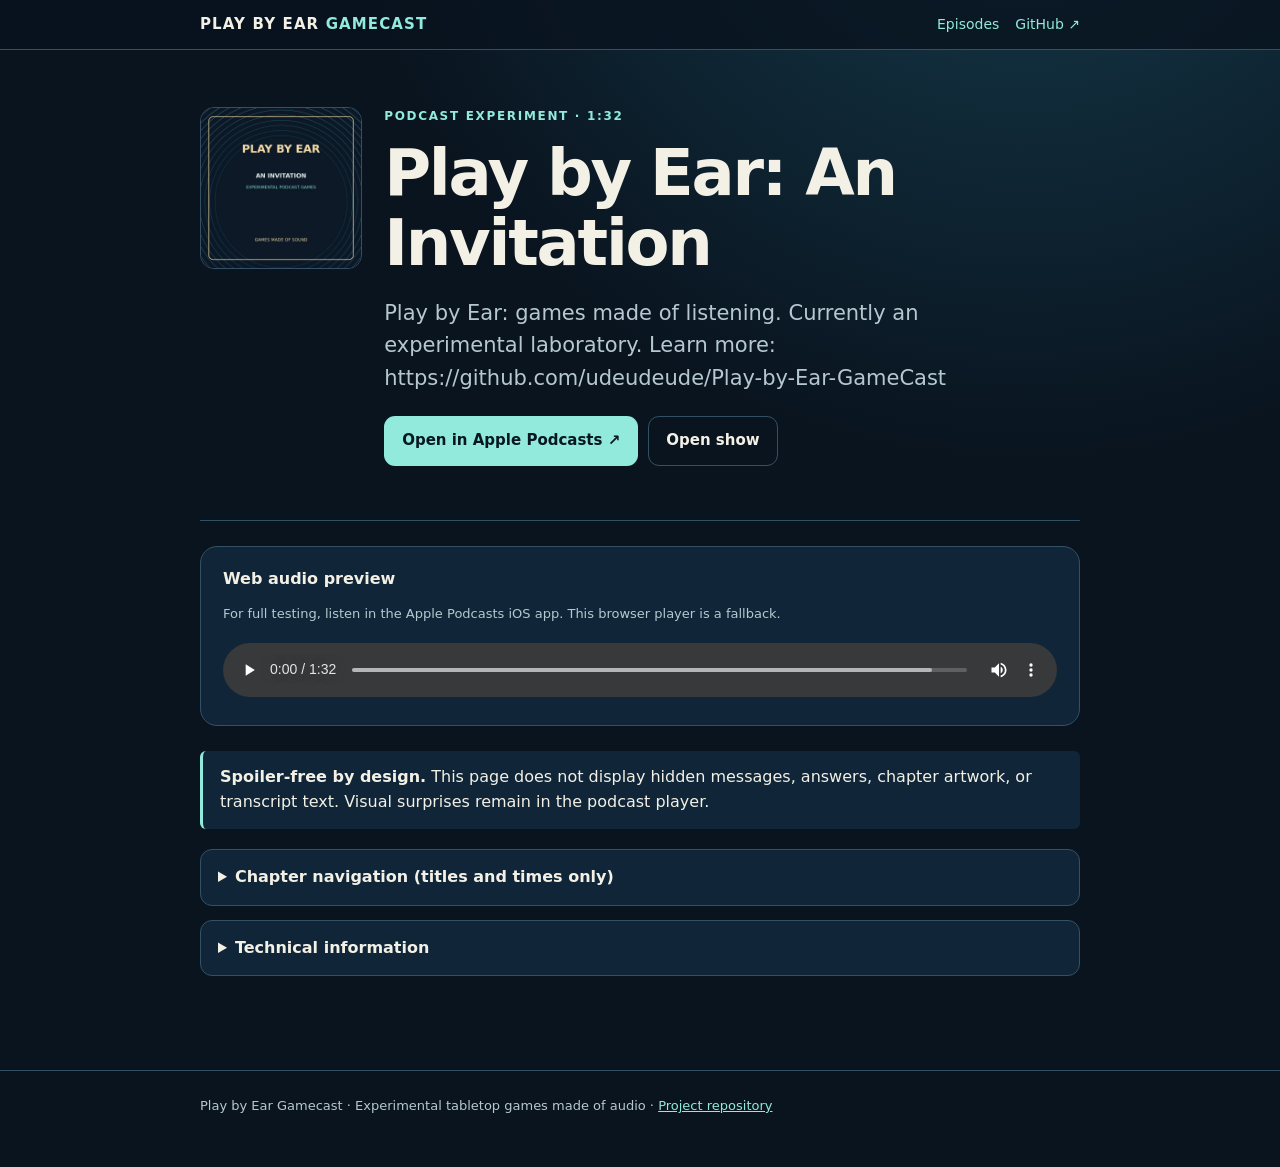
<file: play-by-ear-trailer.html>
<!doctype html><html lang="en"><head><meta charset="utf-8"><meta name="viewport" content="width=device-width,initial-scale=1">
<meta name="color-scheme" content="dark"><title>Play by Ear: An Invitation • Play by Ear Gamecast</title><link rel="stylesheet" href="assets/style.css"></head>
<body><header><div class="shell top"><a class="brand" href="index.html">PLAY BY EAR <span style="color:var(--accent)">GAMECAST</span></a><nav class="nav"><a href="index.html">Episodes</a><a href="https://github.com/udeudeude/Play-by-Ear-GameCast">GitHub ↗</a></nav></div></header>
<main class="shell">
<section class="hero episode-head"><div><img class="cover" src="art/play-by-ear-trailer-cover-v1.jpg" alt="Episode cover"></div>
<div><p class="eyebrow">PODCAST EXPERIMENT · 1:32</p><h1>Play by Ear: An Invitation</h1><p class="lead">Play by Ear: games made of listening. Currently an experimental laboratory. Learn more: https://github.com/udeudeude/Play-by-Ear-GameCast</p>
<div class="buttons"><a class="btn primary" href="https://podcasts.apple.com/us/podcast/id6822012769">Open in Apple Podcasts ↗</a><a class="btn ghost" href="https://podcasts.apple.com/us/podcast/id6822012769">Open show</a></div>
</div></section>
<div class="player"><strong>Web audio preview</strong><p class="small">For full testing, listen in the Apple Podcasts iOS app. This browser player is a fallback.</p><audio id="episode" controls preload="metadata" src="media/play-by-ear-trailer-v1.mp3"></audio></div>
<div class="notice"><strong>Spoiler-free by design.</strong> This page does not display hidden messages, answers, chapter artwork, or transcript text. Visual surprises remain in the podcast player.</div>

<details><summary>Chapter navigation (titles and times only)</summary><p class="small">Select a chapter to seek within the webpage's audio player. This is a browser test, separate from Apple Podcasts' native chapters.</p>
<div class="seek-grid"><button type="button" data-seek="0.0"><span class="timing">0:00</span> What is Play by Ear?</button><button type="button" data-seek="21.423"><span class="timing">0:21</span> A new playing surface</button><button type="button" data-seek="43.07"><span class="timing">0:43</span> A public laboratory</button><button type="button" data-seek="65.326"><span class="timing">1:05</span> Get involved</button></div></details>
<details><summary>Technical information</summary><p>Each episode may contain embedded ID3 chapter artwork, alternate left/right stereo information, timestamps, or QR artwork. Apple Podcasts can behave differently from Safari or other podcast apps.</p><p>Use a second device to scan on-screen QR codes. If the destination changes, note whether you saw Safari or Apple Podcasts.</p></details>
</main><footer><div class="shell">Play by Ear Gamecast · Experimental tabletop games made of audio · <a href="https://github.com/udeudeude/Play-by-Ear-GameCast">Project repository</a></div></footer>
<script>document.querySelectorAll('[data-seek]').forEach(function(b){b.addEventListener('click',function(){var a=document.getElementById('episode');a.currentTime=Number(b.dataset.seek);a.play().catch(function(){});});});</script></body></html>
</file>
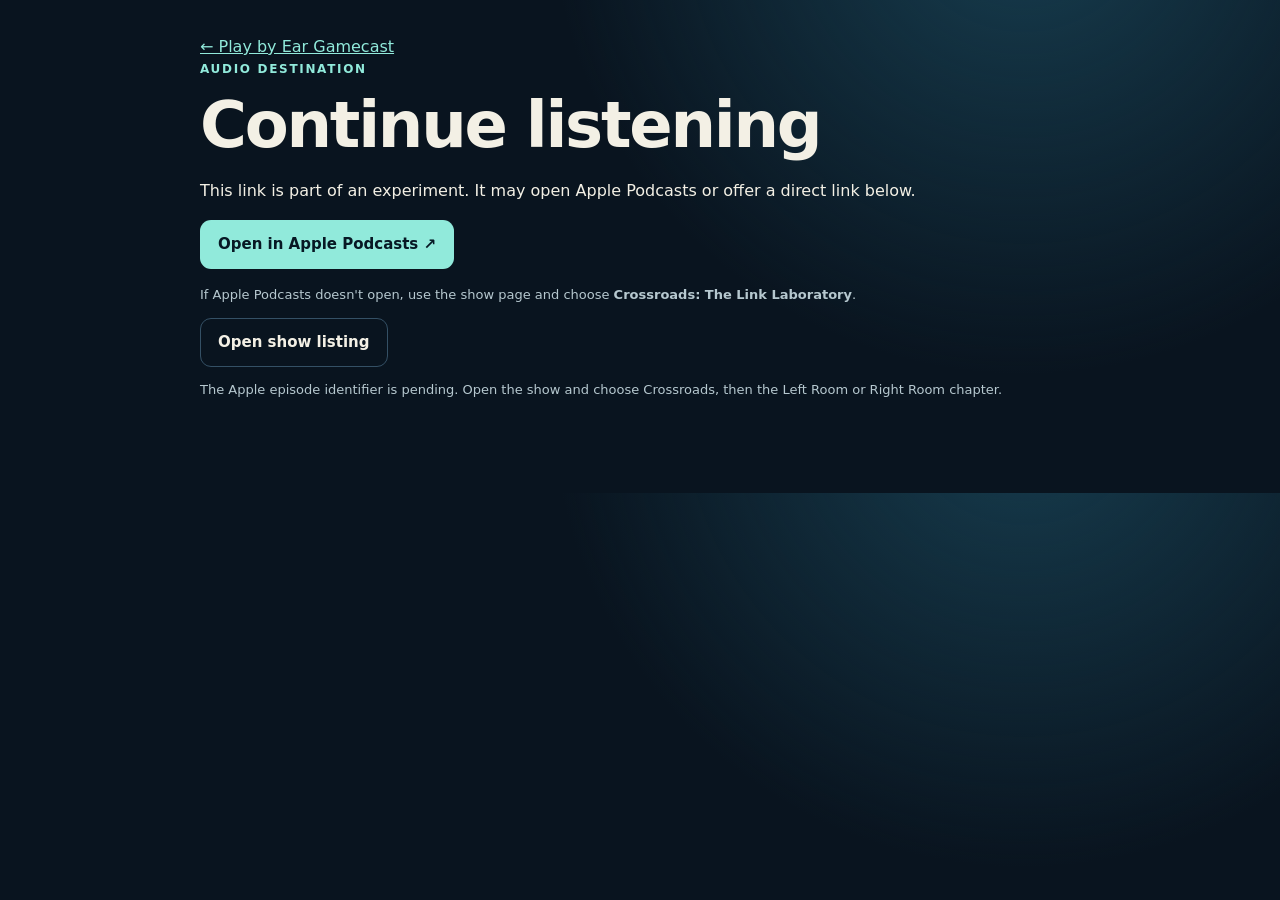
<file: go/intra-left.html>
<!doctype html><html lang="en"><meta charset="utf-8"><meta name="viewport" content="width=device-width,initial-scale=1">
<title>Play by Ear · continue</title><link rel="stylesheet" href="../assets/style.css">
<main class="shell"><a class="back" href="../index.html">← Play by Ear Gamecast</a>
<p class="eyebrow">AUDIO DESTINATION</p><h1>Continue listening</h1>
<p>This link is part of an experiment. It may open Apple Podcasts or offer a direct link below.</p>
<p class="action"><a id="go" class="btn primary" href="https://podcasts.apple.com/us/podcast/play-by-ear-gamecast/id6822012769">Open in Apple Podcasts ↗</a></p>
<p class="small">If Apple Podcasts doesn't open, use the show page and choose <strong>Crossroads: The Link Laboratory</strong>.</p>
<a class="btn ghost" href="https://podcasts.apple.com/us/podcast/id6822012769">Open show listing</a>
<p class='small'>The Apple episode identifier is pending. Open the show and choose Crossroads, then the Left Room or Right Room chapter.</p></main></html>
</file>
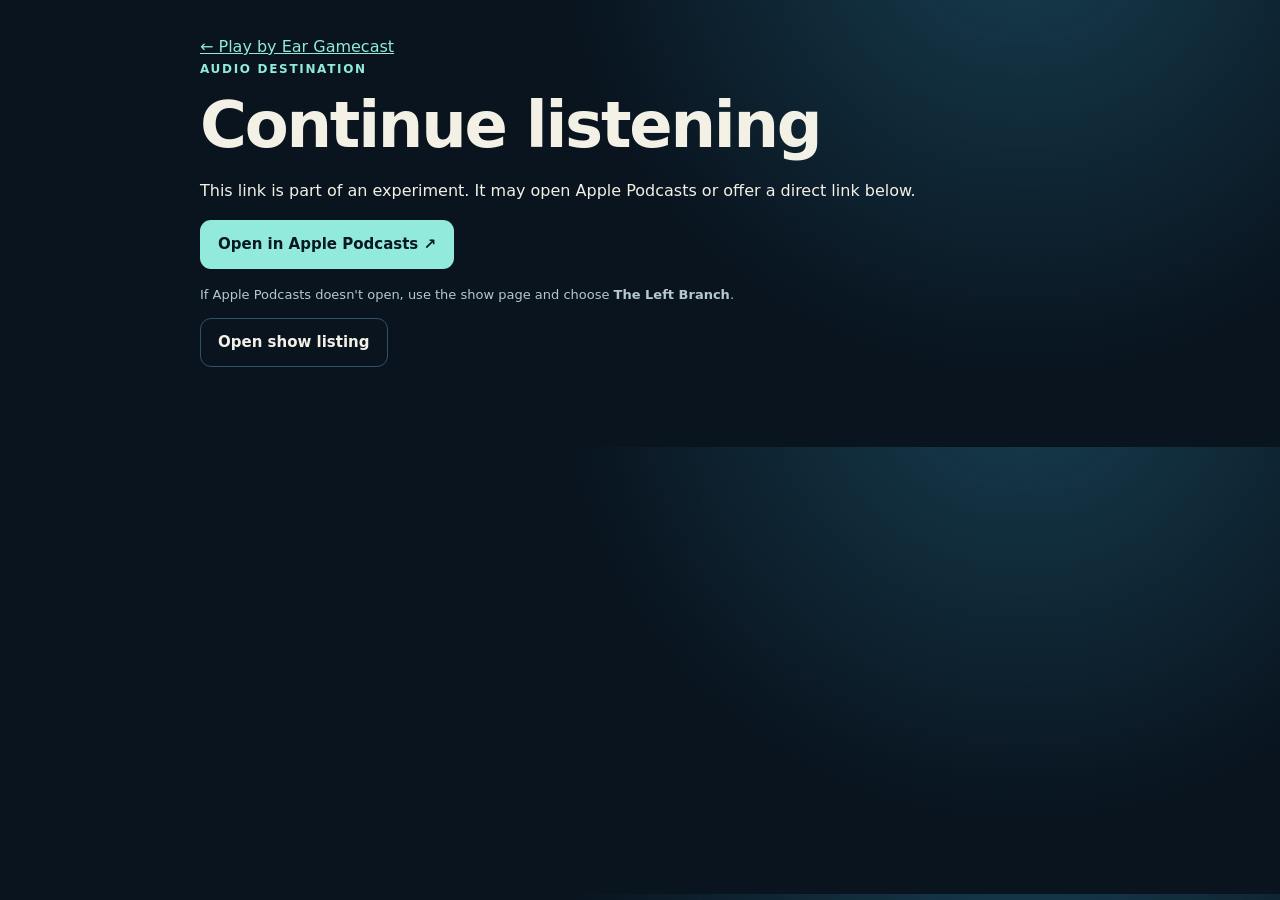
<file: go/left.html>
<!doctype html><html lang="en"><meta charset="utf-8"><meta name="viewport" content="width=device-width,initial-scale=1">
<title>Play by Ear · continue</title><link rel="stylesheet" href="../assets/style.css">
<main class="shell"><a class="back" href="../index.html">← Play by Ear Gamecast</a>
<p class="eyebrow">AUDIO DESTINATION</p><h1>Continue listening</h1>
<p>This link is part of an experiment. It may open Apple Podcasts or offer a direct link below.</p>
<p class="action"><a id="go" class="btn primary" href="https://podcasts.apple.com/us/podcast/play-by-ear-gamecast/id6822012769">Open in Apple Podcasts ↗</a></p>
<p class="small">If Apple Podcasts doesn't open, use the show page and choose <strong>The Left Branch</strong>.</p>
<a class="btn ghost" href="https://podcasts.apple.com/us/podcast/id6822012769">Open show listing</a>
</main></html>
</file>
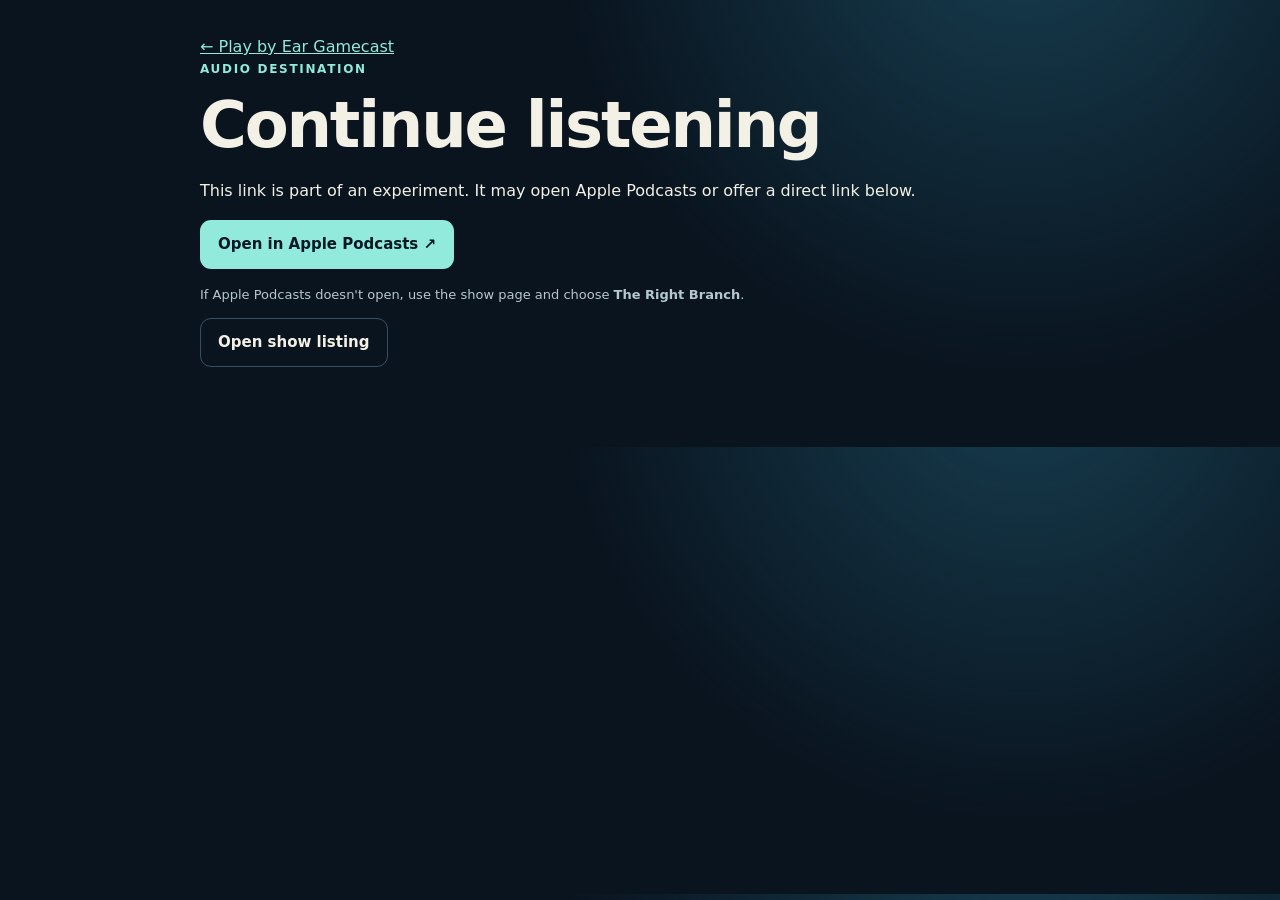
<file: go/right.html>
<!doctype html><html lang="en"><meta charset="utf-8"><meta name="viewport" content="width=device-width,initial-scale=1">
<title>Play by Ear · continue</title><link rel="stylesheet" href="../assets/style.css">
<main class="shell"><a class="back" href="../index.html">← Play by Ear Gamecast</a>
<p class="eyebrow">AUDIO DESTINATION</p><h1>Continue listening</h1>
<p>This link is part of an experiment. It may open Apple Podcasts or offer a direct link below.</p>
<p class="action"><a id="go" class="btn primary" href="https://podcasts.apple.com/us/podcast/play-by-ear-gamecast/id6822012769">Open in Apple Podcasts ↗</a></p>
<p class="small">If Apple Podcasts doesn't open, use the show page and choose <strong>The Right Branch</strong>.</p>
<a class="btn ghost" href="https://podcasts.apple.com/us/podcast/id6822012769">Open show listing</a>
</main></html>
</file>
<file: assets/style.css>
:root{color-scheme:dark;--bg:#09141f;--panel:#102638;--panel2:#162e3f;--text:#f3f0e5;--sub:#b6c8cf;--line:#345065;--accent:#91eadb;--gold:#efd3a1}
*{box-sizing:border-box}
html{scroll-behavior:smooth}body{margin:0;background:radial-gradient(circle at 80% -20%,#173e50 0,transparent 40%),var(--bg);color:var(--text);font-family:-apple-system,BlinkMacSystemFont,"Segoe UI",system-ui,sans-serif;line-height:1.55;font-size:16px}
a{color:var(--accent)}a:hover{text-decoration-color:var(--gold)}
a:focus-visible,button:focus-visible,summary:focus-visible{outline:3px solid var(--gold);outline-offset:4px}
.shell{width:min(100% - 32px,880px);margin:auto}
header{border-bottom:1px solid var(--line);padding:13px 0;background:rgba(8,19,30,.78)}
.top{display:flex;align-items:center;justify-content:space-between;gap:12px;flex-wrap:wrap}
.brand{font-weight:850;letter-spacing:.075em;text-decoration:none;color:var(--text);font-size:15px}
.nav{display:flex;gap:16px;align-items:center;font-size:14px}.nav a{text-decoration:none}
main{padding:35px 0 80px}.eyebrow{font-size:12px;letter-spacing:.14em;text-transform:uppercase;color:var(--accent);font-weight:750;margin:0 0 12px}
h1{font-weight:800;letter-spacing:-.035em;line-height:1.1;font-size:clamp(34px,7vw,64px);margin:0 0 18px}
h2{font-size:clamp(22px,4vw,32px);line-height:1.2;letter-spacing:-.02em}
.lead{font-size:clamp(17px,2.5vw,21px);max-width:640px;color:var(--sub);margin:0 0 20px}
.muted,.small{color:var(--sub)}.small{font-size:13px}
.hero{padding:22px 0 32px;border-bottom:1px solid var(--line)}
.buttons{display:flex;gap:10px;flex-wrap:wrap;margin:22px 0}
.btn{display:inline-flex;align-items:center;justify-content:center;padding:12px 17px;min-height:46px;border-radius:11px;text-decoration:none;font-weight:720;border:1px solid var(--line);font-size:15px;cursor:pointer;color:var(--text);background:var(--panel2)}
.btn.primary{background:var(--accent);color:#071824;border:1px solid transparent}
.btn.ghost{background:transparent}.btn:hover{filter:brightness(1.07)}
.card{background:var(--panel);padding:22px;border:1px solid var(--line);border-radius:17px;min-width:0}
.list{display:grid;gap:14px;padding:25px 0}
.card h2{margin:7px 0;font-size:22px}
.card p{margin:7px 0 15px;color:var(--sub)}
.card-link{color:var(--text);text-decoration:none}.card-link:hover{color:var(--accent)}
.two{display:grid;grid-template-columns:repeat(2,minmax(0,1fr));gap:14px}
.cover{max-width:200px;width:100%;border-radius:14px;border:1px solid var(--line);background:#0b2030;aspect-ratio:1/1;object-fit:cover}
.episode-head{display:flex;gap:22px;align-items:start}
.player{margin:25px 0;padding:20px 22px;background:var(--panel);border-radius:17px;border:1px solid var(--line)}
audio{width:100%;margin-top:6px}
details{border:1px solid var(--line);border-radius:12px;padding:15px 17px;margin:14px 0;background:var(--panel)}
summary{cursor:pointer;font-weight:730;color:var(--text)}
.seek-grid{display:grid;grid-template-columns:repeat(2,minmax(0,1fr));gap:9px;margin-top:16px}
.seek-grid button{min-height:44px;background:var(--panel2);color:var(--text);border:1px solid var(--line);border-radius:9px;padding:9px;text-align:left;cursor:pointer;font:inherit;font-size:14px}
.timing{font-variant-numeric:tabular-nums;color:var(--accent);font-weight:750}
footer{padding:25px 0 50px;border-top:1px solid var(--line);font-size:13px;color:var(--sub)}
.notice{padding:14px 17px;border-left:3px solid var(--accent);background:var(--panel);border-radius:6px;margin:20px 0}
.pill{border:1px solid var(--line);padding:3px 9px;border-radius:99px;font-size:12px;color:var(--sub);display:inline-block;margin-right:6px}
@media(max-width:560px){.two,.seek-grid{grid-template-columns:1fr}.episode-head{display:block}.cover{max-width:140px;margin-bottom:18px}.nav{gap:10px}}
@media(prefers-reduced-motion:reduce){html{scroll-behavior:auto}}
</file>
